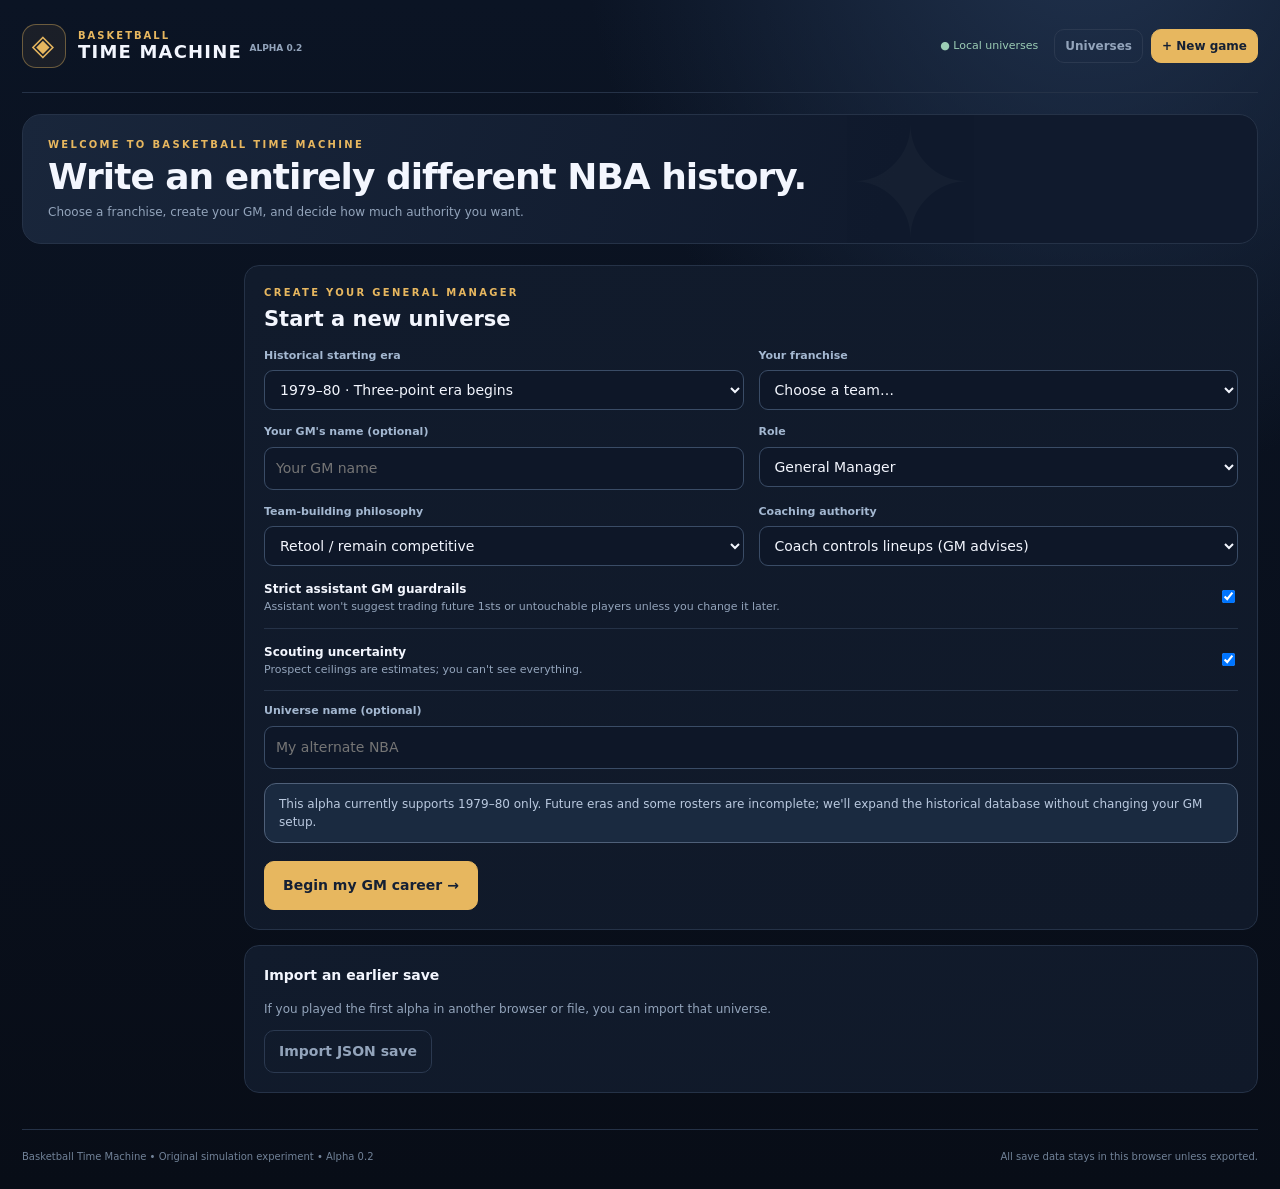
<file: index.html>
<!DOCTYPE html>
<html lang="en"><head><meta charset="UTF-8"><meta name="viewport" content="width=device-width,initial-scale=1,viewport-fit=cover"><meta name="theme-color" content="#0b1120"><title>Basketball Time Machine — GM Universe</title><link rel="stylesheet" href="style.css"></head>
<body>
<div class="shell">
 <header class="topbar"><div class="brand"><div class="brand-icon">◈</div><div><div class="brand-top">BASKETBALL</div><div class="brand-bottom">TIME MACHINE <sup>ALPHA 0.2</sup></div></div></div><div class="top-actions"><span id="saveBadge" class="save-badge">● Local save</span><button class="btn ghost small" data-action="open-saves">Universes</button><button class="btn small primary" data-action="new-game">+ New game</button></div></header>
 <section id="hero" class="hero"></section>
 <main class="layout"><nav id="nav" class="nav"></nav><div class="content"><div id="view"></div></div></main>
 <footer><span>Basketball Time Machine • Original simulation experiment • Alpha 0.2</span><span>All save data stays in this browser unless exported.</span></footer>
</div>
<div id="modal" class="modal-backdrop hidden" aria-hidden="true"><div id="modalContent" class="modal-panel"></div></div>
<div id="toast" class="toast hidden"></div>
<script src="data.js"></script><script src="engine.js"></script><script src="app.js"></script>
</body></html>
</file>
<file: style.css>
:root{--bg:#090f1b;--panel:#111b2c;--panel2:#17243a;--edge:#2b3950;--edge2:#253247;--text:#f3f6fe;--muted:#93a4bb;--gold:#e7b75f;--accent:#4cbba5;--red:#e27582;--blue:#8ac8ec;--radius:15px}*{box-sizing:border-box}html{scroll-behavior:smooth}body{margin:0;color:var(--text);background:radial-gradient(ellipse at 85% -10%,#21334f 0,transparent 33%),linear-gradient(#0b1424,#080d17);font:14px/1.5 system-ui,-apple-system,"Segoe UI",sans-serif;min-height:100vh}button,input,select{font:inherit}button{cursor:pointer}.shell{max-width:1480px;margin:auto;padding:0 22px}.topbar{display:flex;justify-content:space-between;align-items:center;padding:24px 0;border-bottom:1px solid var(--edge2);gap:12px}.brand{display:flex;gap:12px;align-items:center;font-weight:850;letter-spacing:2px;line-height:1.08}.brand-icon{display:grid;place-items:center;border:1px solid #e7b75f66;width:44px;height:44px;border-radius:14px;color:var(--gold);font-size:29px;background:#e7b75f12}.brand-top{font-size:10px;color:var(--gold)}.brand-bottom{font-size:18px;letter-spacing:1.2px}.brand sup{font-size:9px;font-weight:650;color:var(--muted);letter-spacing:0}.top-actions{display:flex;align-items:center;gap:8px}.save-badge{color:#9ccdb5;font-size:11px;margin-right:8px}.btn{border:1px solid var(--edge);border-radius:10px;padding:10px 14px;background:#20314c;color:var(--text);font-weight:700;transition:.12s}.btn:hover{filter:brightness(1.15);transform:translateY(-1px)}.btn:disabled{opacity:.45;cursor:not-allowed;transform:none}.btn.primary{background:var(--gold);border-color:var(--gold);color:#152034}.btn.green{background:#173f3a;border-color:#337e70;color:#aaf8d7}.btn.danger{background:#482432;border-color:#784350;color:#ffc2c4}.btn.ghost{background:transparent;color:var(--muted)}.btn.small{font-size:12px;padding:7px 10px}.btn.large{padding:13px 18px}.hero{background:linear-gradient(106deg,#19263b,#101a2d 70%);border:1px solid var(--edge2);border-radius:19px;margin:21px 0;padding:22px 25px;display:flex;align-items:center;justify-content:space-between;gap:20px;min-height:130px;position:relative;overflow:hidden}.hero:after{content:'✦';position:absolute;right:23%;top:-43px;font-size:150px;opacity:.025;pointer-events:none}.eyebrow{letter-spacing:2.3px;text-transform:uppercase;font-size:10px;color:var(--gold);font-weight:850}.hero h1{font-size:clamp(25px,3vw,36px);margin:4px 0 5px;line-height:1.15;letter-spacing:-1px}.hero p{margin:0;color:var(--muted);font-size:12px}.hero-right{text-align:right;display:flex;gap:18px;align-items:center}.hero-score{font-size:30px;font-weight:900;letter-spacing:-1px}.hero-record-label{font-size:10px;color:var(--muted);letter-spacing:1.2px;text-transform:uppercase}.layout{display:grid;grid-template-columns:202px minmax(0,1fr);gap:20px;padding-bottom:36px}.nav{display:flex;flex-direction:column;gap:6px;align-self:start;position:sticky;top:16px}.nav button{background:transparent;border:1px solid transparent;color:#9eafc5;text-align:left;padding:11px 14px;border-radius:10px;font-weight:650;display:flex;gap:11px;align-items:center}.nav button:hover{background:#17243a}.nav button.active{background:#23324a;color:var(--text);border-color:#30415b}.nav .nav-glyph{font-size:17px;color:var(--gold);width:22px;text-align:center}.nav-caption{text-transform:uppercase;font-size:10px;color:#73879f;letter-spacing:2px;font-weight:800;margin:17px 13px 3px}.content{min-width:0}.section-title{font-weight:800;font-size:20px;letter-spacing:-.3px;margin:0}.section-head{display:flex;justify-content:space-between;align-items:center;margin:1px 0 15px;gap:12px;flex-wrap:wrap}.section-sub{font-size:12px;color:var(--muted);margin:3px 0 0}.grid{display:grid;gap:15px}.grid.four{grid-template-columns:repeat(4,minmax(0,1fr))}.grid.three{grid-template-columns:repeat(3,minmax(0,1fr))}.grid.two{grid-template-columns:repeat(2,minmax(0,1fr))}.card{background:linear-gradient(165deg,var(--panel),#101929);border:1px solid var(--edge2);border-radius:var(--radius);padding:19px;min-width:0}.card h3{margin:0 0 14px;font-size:14px}.metric{font-size:31px;font-weight:850;letter-spacing:-1.5px}.metric-caption{color:var(--muted);font-size:11px;text-transform:uppercase;letter-spacing:1.2px;font-weight:700}.muted{color:var(--muted)}.tiny{font-size:11px}.smalltext{font-size:12px}.accent{color:var(--gold)}.success{color:#9becd0}.bad{color:var(--red)}.actions{display:flex;flex-wrap:wrap;gap:8px}.stack{display:flex;flex-direction:column;gap:15px}.headline{display:flex;align-items:start;justify-content:space-between;gap:15px}.headline h3{margin:0 0 3px;font-size:17px}.news{padding:13px 0;border-top:1px solid var(--edge2)}.news:first-child{border-top:0;padding-top:0}.news h4{margin:2px 0;font-size:13px}.tag{display:inline-block;padding:3px 8px;border:1px solid #3c5065;background:#263348;border-radius:7px;color:#bfcfe2;font-size:10px;text-transform:uppercase;letter-spacing:.6px;font-weight:750}.tag.gold{border-color:#80663c;background:#413521;color:#f1ca86}.tag.red{border-color:#934f5c;background:#482735;color:#f6afbf}.alert{border:1px solid #80633b;background:#392b1b;border-radius:12px;padding:13px 15px;color:#f5dca8;font-size:12px}.data-warning{border:1px solid #4f6079;background:#1a2a40;padding:11px 14px;border-radius:12px;color:#bac9df;font-size:12px}.data-warning strong{color:#f0cc8c}.table-wrap{overflow:auto;border:1px solid var(--edge2);border-radius:12px}.table{border-collapse:collapse;width:100%;font-size:12px;white-space:nowrap}.table th{background:#1b2b42;color:#9bafc6;text-transform:uppercase;letter-spacing:.7px;font-size:10px;text-align:left;font-weight:700;padding:12px 13px}.table td{padding:11px 13px;border-top:1px solid #29364a}.table tr:hover td{background:#1b2a3e}.table tr.mine td{background:#27354b}.table td.num,.table th.num{text-align:right;font-variant-numeric:tabular-nums}.table td strong{font-weight:750}.chip{display:inline-flex;align-items:center;gap:7px}.team-dot{width:9px;height:9px;border-radius:50%;display:inline-block;flex:none}.form-row{display:flex;flex-wrap:wrap;align-items:end;gap:12px;margin:10px 0}.field{display:flex;flex-direction:column;gap:6px;min-width:0}.field label{font-size:11px;color:#a4b8d1;font-weight:700}.field select,.field input{width:100%;background:#0e1728;border:1px solid #3a4c66;border-radius:9px;color:var(--text);padding:10px 11px;min-height:39px}.field input[type=range]{padding:0;border:0;accent-color:var(--gold);min-height:20px}.field input[type=checkbox]{width:auto;min-height:initial;accent-color:var(--gold)}.form-row .field{flex:1}.form-row .field select{min-width:100px}.line{height:1px;background:var(--edge2);margin:16px 0}.toggle-row{display:flex;align-items:center;justify-content:space-between;gap:15px;padding:12px 0;border-bottom:1px solid var(--edge2)}.toggle-row:last-child{border-bottom:0}.pill{border-radius:30px;padding:5px 10px;font-size:11px;background:#1a3a37;color:#9bd3c4}.progress{height:7px;background:#2b3649;border-radius:10px;overflow:hidden}.progress>span{height:100%;background:var(--gold);display:block}.progress-labels{display:flex;justify-content:space-between;color:var(--muted);font-size:11px;margin-top:6px}.kv{display:flex;justify-content:space-between;padding:8px 0;border-bottom:1px solid var(--edge2);gap:12px}.kv:last-child{border-bottom:0}.split{display:grid;grid-template-columns:minmax(0,1.2fr) minmax(280px,.8fr);gap:16px}.big-number{font-size:42px;font-weight:850;line-height:1}.center{text-align:center}.empty{border:1px dashed var(--edge);border-radius:12px;color:var(--muted);padding:25px;text-align:center}.timeline{border-left:1px solid #42516a;padding-left:18px;margin-left:6px}.timeline>div{position:relative;padding-bottom:18px}.timeline>div:before{content:'';position:absolute;left:-23px;top:3px;width:9px;height:9px;border-radius:50%;background:var(--gold)}.modal-backdrop{position:fixed;inset:0;background:#02060dc9;display:flex;justify-content:center;align-items:center;padding:20px;z-index:20;backdrop-filter:blur(5px)}.modal-backdrop.hidden,.toast.hidden{display:none}.modal-panel{width:100%;max-width:590px;max-height:90vh;overflow:auto;border:1px solid #45546c;border-radius:19px;background:#162239;box-shadow:0 24px 90px #0009;padding:25px}.modal-panel h2{margin:0 0 7px}.modal-panel .modal-close{float:right;background:none;color:#d4e2ef;border:0;font-size:22px}.modal-footer{display:flex;gap:10px;justify-content:end;margin-top:18px}.slot{border:1px solid #384b64;border-radius:11px;padding:12px;margin:9px 0;display:flex;justify-content:space-between;gap:10px;align-items:center}.toast{position:fixed;bottom:22px;right:22px;background:#233c37;border:1px solid #46806f;color:#cbf8e4;padding:12px 17px;border-radius:12px;max-width:400px;z-index:50;box-shadow:0 10px 40px #0006}footer{border-top:1px solid var(--edge2);padding:19px 0 25px;color:#718298;display:flex;justify-content:space-between;gap:10px;font-size:10px}.flex-end{margin-left:auto}.stat-row{display:grid;grid-template-columns:45px 1fr 90px;align-items:center;gap:10px;margin:11px 0}.profile-oval{width:56px;height:56px;border-radius:15px;background:#2a3d56;display:grid;place-items:center;font-size:24px;color:var(--gold);font-weight:800;border:1px solid #475b75}.notice-quote{border-left:3px solid var(--gold);padding:11px 14px;background:#263146;border-radius:0 9px 9px 0;font-size:13px}.draft-row{display:grid;grid-template-columns:1fr auto;gap:8px;padding:9px 0;border-bottom:1px solid var(--edge2)}.draft-row:last-child{border-bottom:0}@media(max-width:1000px){.grid.four{grid-template-columns:repeat(2,1fr)}.layout{grid-template-columns:165px minmax(0,1fr)}.split{grid-template-columns:1fr}.shell{padding:0 15px}}@media(max-width:650px){.shell{padding:0 12px}.topbar{padding:14px 0}.brand-bottom{font-size:13px}.brand-top{font-size:8px}.brand-icon{width:34px;height:34px}.save-badge{display:none}.top-actions .btn{font-size:10px;padding:7px 8px}.hero{padding:16px;margin:13px 0;min-height:115px}.hero h1{font-size:23px}.hero-right{gap:8px}.hero-score{font-size:23px}.layout{display:block}.nav{position:static;display:flex;flex-direction:row;overflow-x:auto;margin:0 -12px 16px;padding:0 12px 8px;scrollbar-width:none}.nav::-webkit-scrollbar{display:none}.nav button{flex:none;padding:9px 10px;font-size:11px;gap:5px}.nav .nav-glyph{width:15px;font-size:14px}.nav-caption{display:none}.grid.two,.grid.three{grid-template-columns:1fr}.grid.four{grid-template-columns:repeat(2,minmax(0,1fr));gap:9px}.card{padding:14px}.metric{font-size:26px}.hero-record-label{font-size:9px}footer{display:block}.modal-panel{padding:18px}.form-row{display:block}.form-row .field{margin-bottom:11px}.section-head{align-items:start}}@media(prefers-reduced-motion:reduce){*,*:before,*:after{animation:none!important;transition:none!important}}

/* Trade Center v0.2 */
.deal-panel{border:1px solid #806b3a; background:linear-gradient(130deg,#20283a,#15213a);border-radius:14px;padding:16px}.deal-panel .kv{border-bottom:1px solid var(--edge2);padding:7px 0}.deal-panel .actions{margin-top:13px}.deal-panel .tag{display:inline-block}.field select,.field input{max-width:100%}@media(max-width:700px){.deal-panel{padding:13px}.top-actions .btn{padding:8px 9px}.brand-bottom{font-size:15px}}
</file>
